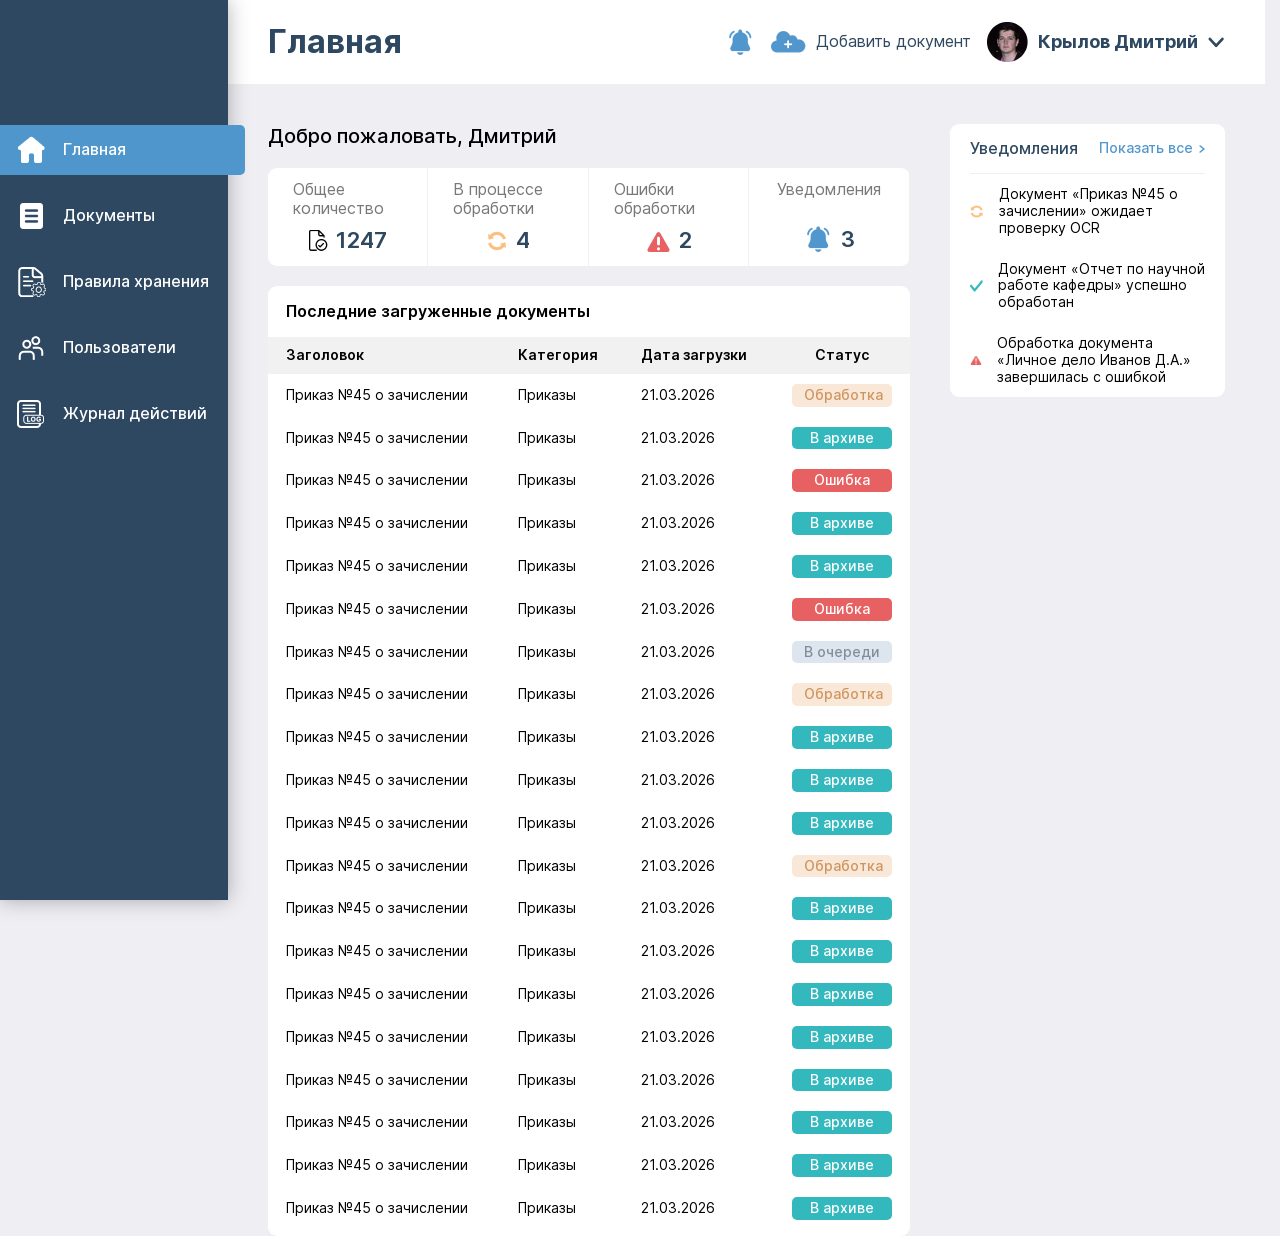
<file: pages/index.html>
<!DOCTYPE html>
<html lang="ru">

<head>
    <meta charset="UTF-8">
    <meta name="viewport" content="width=device-width, initial-scale=1.0">
    <title>Архив вуза</title>
    <link rel="stylesheet" href="../css/main.css">
</head>

<body>
    <header>
        <nav class="sidebar__nav" aria-label="Боковая навигация">
            <ul class="sidebar__list">
                <li class="sidebar__item">
                    <a href="index.html" class="sidebar__link sidebar__link--active">
                        <span class="sidebar__icon" aria-hidden="true">
                            <img src="../assets/icons/home.png" alt="">
                        </span>
                        <span class="sidebar__text">Главная</span>
                    </a>
                </li>
                <li class="sidebar__item">
                    <a href="documents.html" class="sidebar__link">
                        <span class="sidebar__icon" aria-hidden="true">
                            <img src="../assets/icons/docs.png" alt="">
                        </span>
                        <span class="sidebar__text">Документы</span>
                    </a>
                </li>
                <li class="sidebar__item">
                    <a href="#" class="sidebar__link">
                        <span class="sidebar__icon" aria-hidden="true">
                            <img src="../assets/icons/rules.png" alt="">
                        </span>
                        <span class="sidebar__text">Правила хранения</span>
                    </a>
                </li>
                <li class="sidebar__item">
                    <a href="#" class="sidebar__link">
                        <span class="sidebar__icon" aria-hidden="true">
                            <img src="../assets/icons/users.png" alt="">
                        </span>
                        <span class="sidebar__text">Пользователи</span>
                    </a>
                </li>
                <li class="sidebar__item">
                    <a href="#" class="sidebar__link">
                        <span class="sidebar__icon" aria-hidden="true">
                            <img src="../assets/icons/log.png" alt="">
                        </span>
                        <span class="sidebar__text">Журнал действий</span>
                    </a>
                </li>
            </ul>
        </nav>
    </header>
    <main class="main-container">
        <nav class="topbar__nav">
            <h1 class="topbar__title">Главная</h1>

            <div class="topbar__right">
                <a href="#" class="topbar__icon-button" aria-label="Уведомления">
                    <img src="../assets/icons/bell.png" alt="">
                </a>

                <a href="#" class="topbar__action">
                    <span class="topbar__action-icon">
                        <img src="../assets/icons/add.png" alt="">
                    </span>
                    <span class="topbar__action-text">Добавить документ</span>
                </a>

                <div class="topbar__profile">
                    <button class="topbar__profile-button" type="button">
                        <span class="topbar__avatar">
                            <img src="../assets/images/avatar.jpg" alt="Профиль">
                        </span>
                        <span class="topbar__username">Крылов Дмитрий</span>
                        <span class="topbar__arrow">
                            <img src="../assets/icons/arrow-down.png" alt="">
                        </span>
                    </button>
                </div>
            </div>
        </nav>
        <div class="main-content">
            <div class="main-content__left">
                <h2 class="welcome">Добро пожаловать, Дмитрий</h2>
                <section class="summary">
                    <ul class="summary__list">
                        <li class="summary__item">
                            <p class="summary__title">Общее количество</p>
                            <div class="summary__value-container">
                                <span class="summary__icon">
                                    <img src="../assets/icons/loading-docs.png">
                                </span>
                                <span class="summary__value">1247</span>
                            </div>
                        </li>
                        <li class="summary__item">
                            <p class="summary__title">В процессе обработки</p>
                            <div class="summary__value-container">
                                <span class="summary__icon">
                                    <img src="../assets/icons/loading-arrow.png">
                                </span>
                                <span class="summary__value">4</span>
                            </div>
                        </li>
                        <li class="summary__item">
                            <p class="summary__title">Ошибки обработки</p>
                            <div class="summary__value-container">
                                <span class="summary__icon">
                                    <img src="../assets/icons/error.png">
                                </span>
                                <span class="summary__value">2</span>
                            </div>
                        </li>
                        <li class="summary__item">
                            <p class="summary__title">Уведомления</p>
                            <div class="summary__value-container">
                                <span class="summary__icon">
                                    <img src="../assets/icons/bell.png">
                                </span>
                                <span class="summary__value">3</span>
                            </div>
                        </li>
                    </ul>
                </section>
                <section class="documents">
                    <h2 class="documents__title">Последние загруженные документы</h2>
                    <table class="documents__table">
                        <thead class="table__head">
                            <tr class="table__row">
                                <th scope="col" class="table__cell--header">Заголовок</th>
                                <th scope="col" class="table__cell--header">Категория</th>
                                <th scope="col" class="table__cell--header">Дата загрузки</th>
                                <th scope="col" class="table__cell--header table__status">Статус</th>
                            </tr>
                        </thead>
                        <tbody class="table__body">
                            <tr class="table__row">
                                <td class="table__cell">Приказ №45 о зачислении</td>
                                <td class="table__cell">Приказы</td>
                                <td class="table__cell">21.03.2026</td>
                                <td class="table__cell table__status"><span
                                        class="status status--processing">Обработка</span></td>
                            </tr>
                            <tr class="table__row">
                                <td class="table__cell">Приказ №45 о зачислении</td>
                                <td class="table__cell">Приказы</td>
                                <td class="table__cell">21.03.2026</td>
                                <td class="table__cell table__status"><span class="status status--archive">В
                                        архиве</span></td>
                            </tr>
                            <tr class="table__row">
                                <td class="table__cell">Приказ №45 о зачислении</td>
                                <td class="table__cell">Приказы</td>
                                <td class="table__cell">21.03.2026</td>
                                <td class="table__cell table__status"><span class="status status--error">Ошибка</span>
                                </td>
                            </tr>
                            <tr class="table__row">
                                <td class="table__cell">Приказ №45 о зачислении</td>
                                <td class="table__cell">Приказы</td>
                                <td class="table__cell">21.03.2026</td>
                                <td class="table__cell table__status"><span class="status status--archive">В
                                        архиве</span></td>
                            </tr>
                            <tr class="table__row">
                                <td class="table__cell">Приказ №45 о зачислении</td>
                                <td class="table__cell">Приказы</td>
                                <td class="table__cell">21.03.2026</td>
                                <td class="table__cell table__status"><span class="status status--archive">В
                                        архиве</span></td>
                            </tr>
                            <tr class="table__row">
                                <td class="table__cell">Приказ №45 о зачислении</td>
                                <td class="table__cell">Приказы</td>
                                <td class="table__cell">21.03.2026</td>
                                <td class="table__cell table__status"><span class="status status--error">Ошибка</span>
                                </td>
                            </tr>
                            <tr class="table__row">
                                <td class="table__cell">Приказ №45 о зачислении</td>
                                <td class="table__cell">Приказы</td>
                                <td class="table__cell">21.03.2026</td>
                                <td class="table__cell table__status"><span class="status status--queue">В
                                        очереди</span></td>
                            </tr>
                            <tr class="table__row">
                                <td class="table__cell">Приказ №45 о зачислении</td>
                                <td class="table__cell">Приказы</td>
                                <td class="table__cell">21.03.2026</td>
                                <td class="table__cell table__status"><span
                                        class="status status--processing">Обработка</span></td>
                            </tr>
                            <tr class="table__row">
                                <td class="table__cell">Приказ №45 о зачислении</td>
                                <td class="table__cell">Приказы</td>
                                <td class="table__cell">21.03.2026</td>
                                <td class="table__cell table__status"><span class="status status--archive">В
                                        архиве</span></td>
                            </tr>
                            <tr class="table__row">
                                <td class="table__cell">Приказ №45 о зачислении</td>
                                <td class="table__cell">Приказы</td>
                                <td class="table__cell">21.03.2026</td>
                                <td class="table__cell table__status"><span class="status status--archive">В
                                        архиве</span></td>
                            </tr>
                            <tr class="table__row">
                                <td class="table__cell">Приказ №45 о зачислении</td>
                                <td class="table__cell">Приказы</td>
                                <td class="table__cell">21.03.2026</td>
                                <td class="table__cell table__status"><span class="status status--archive">В
                                        архиве</span></td>
                            </tr>
                            <tr class="table__row">
                                <td class="table__cell">Приказ №45 о зачислении</td>
                                <td class="table__cell">Приказы</td>
                                <td class="table__cell">21.03.2026</td>
                                <td class="table__cell table__status"><span
                                        class="status status--processing">Обработка</span></td>
                            </tr>
                            <tr class="table__row">
                                <td class="table__cell">Приказ №45 о зачислении</td>
                                <td class="table__cell">Приказы</td>
                                <td class="table__cell">21.03.2026</td>
                                <td class="table__cell table__status"><span class="status status--archive">В
                                        архиве</span></td>
                            </tr>
                            <tr class="table__row">
                                <td class="table__cell">Приказ №45 о зачислении</td>
                                <td class="table__cell">Приказы</td>
                                <td class="table__cell">21.03.2026</td>
                                <td class="table__cell table__status"><span class="status status--archive">В
                                        архиве</span></td>
                            </tr>
                            <tr class="table__row">
                                <td class="table__cell">Приказ №45 о зачислении</td>
                                <td class="table__cell">Приказы</td>
                                <td class="table__cell">21.03.2026</td>
                                <td class="table__cell table__status"><span class="status status--archive">В
                                        архиве</span></td>
                            </tr>
                            <tr class="table__row">
                                <td class="table__cell">Приказ №45 о зачислении</td>
                                <td class="table__cell">Приказы</td>
                                <td class="table__cell">21.03.2026</td>
                                <td class="table__cell table__status"><span class="status status--archive">В
                                        архиве</span></td>
                            </tr>
                            <tr class="table__row">
                                <td class="table__cell">Приказ №45 о зачислении</td>
                                <td class="table__cell">Приказы</td>
                                <td class="table__cell">21.03.2026</td>
                                <td class="table__cell table__status"><span class="status status--archive">В
                                        архиве</span></td>
                            </tr>
                            <tr class="table__row">
                                <td class="table__cell">Приказ №45 о зачислении</td>
                                <td class="table__cell">Приказы</td>
                                <td class="table__cell">21.03.2026</td>
                                <td class="table__cell table__status"><span class="status status--archive">В
                                        архиве</span></td>
                            </tr>
                            <tr class="table__row">
                                <td class="table__cell">Приказ №45 о зачислении</td>
                                <td class="table__cell">Приказы</td>
                                <td class="table__cell">21.03.2026</td>
                                <td class="table__cell table__status"><span class="status status--archive">В
                                        архиве</span></td>
                            </tr>
                            <tr class="table__row">
                                <td class="table__cell">Приказ №45 о зачислении</td>
                                <td class="table__cell">Приказы</td>
                                <td class="table__cell">21.03.2026</td>
                                <td class="table__cell table__status"><span class="status status--archive">В
                                        архиве</span></td>
                            </tr>
                        </tbody>
                    </table>
                </section>
            </div>
            <div class="main-content__right">
                <section class="notifications">
                    <div class="notifications__head">
                        <h2 class="notifications__title">Уведомления</h2>
                        <div class="notifications__detail-container">
                            <span class="notificationss__detail">Показать все</span>
                            <span class="notifications__arrow">
                                <img src="../assets/icons/arrow-right.png" alt="">
                            </span>
                        </div>
                    </div>
                    <ul class="notifications__list">
                        <li class="notifications__item notifications__item--processing">
                            <span class="notifications__icon">
                                <img src="../assets/icons/loading-arrow.png" alt="">
                            </span>
                            <p class="notifications__text">
                                Документ «Приказ №45 о зачислении» ожидает проверку OCR
                            </p>
                        </li>

                        <li class="notifications__item notifications__item--success">
                            <span class="notifications__icon">
                                <img src="../assets/icons/check.png" alt="">
                            </span>
                            <p class="notifications__text">
                                Документ «Отчет по научной работе кафедры» успешно обработан
                            </p>
                        </li>

                        <li class="notifications__item notifications__item--error">
                            <span class="notifications__icon">
                                <img src="../assets/icons/error.png" alt="">
                            </span>
                            <p class="notifications__text">
                                Обработка документа «Личное дело Иванов Д.А.» завершилась с ошибкой
                            </p>
                        </li>
                    </ul>
                </section>
                <!-- <section class="statistics">
                    <div class="statistics__header">
                        <h2 class="statistics__title">Статистика обработки документов</h2>

                        <button class="statistics__period" type="button">
                            <span class="statistics__period-text">За 30 дней</span>
                            <span class="statistics__period-icon" aria-hidden="true">
                                <img src="../assets/icons/arrow-down-grey.png" alt="">
                            </span>
                        </button>

                    </div>
                    <div class="statistics__content">
                        <div class="statistics__top">
                            <ul class="statistics__legend">
                                <li class="statistics__legend-item">
                                    <span class="statistics__legend-marker statistics__legend-marker--archive"></span>
                                    <span class="statistics__legend-text">Архивировано</span>
                                </li>
                                <li class="statistics__legend-item">
                                    <span
                                        class="statistics__legend-marker statistics__legend-marker--processing"></span>
                                    <span class="statistics__legend-text">В обработке</span>
                                </li>
                                <li class="statistics__legend-item">
                                    <span class="statistics__legend-marker statistics__legend-marker--queue"></span>
                                    <span class="statistics__legend-text">В очереди</span>
                                </li>
                                <li class="statistics__legend-item">
                                    <span class="statistics__legend-marker statistics__legend-marker--error"></span>
                                    <span class="statistics__legend-text">Ошибки</span>
                                </li>
                            </ul>

                            <div class="statistics__donut-chart">
                                <canvas id="donutChart"></canvas>
                            </div>
                        </div>

                        <div class="statistics__chart">
                            <canvas id="barChart"></canvas>
                        </div>
                    </div>
                </section> -->
            </div>
        </div>
    </main>
    <footer>

    </footer>
</body>

</html>
</file>
<file: css/main.css>
@import url(fonts.css);
@import url(main-container.css);
@import url(sidebar.css);
@import url(topbar.css);
@import url(table.css);


*,
::before,
::after {
    box-sizing: border-box;
}

:where(ul, ol):where([class]) {
    padding-left: 0;
}

body,
:where(blockquote, figure, fieldset):where([class]) {
    margin: 0;
}

:where(h1,
    h2,
    h3,
    h4,
    h5,
    h6,
    p,
    ul,
    ol,
    dl):where([class]) {
    margin-block: 0;
}

:where(dd[class]) {
    margin-left: 0;
}

:where(fieldset[class]) {
    padding: 0;
    border: none;
}

:where(ul[class]) {
    list-style: none;
}


:where(address[class]) {
    font-style: normal;
}

p {
    --paragraphMarginBottom: 24px;
    margin-block: 0;
}

p:where(:not([class]):not(:last-child)) {
    margin-bottom: var(--paragraphMarginBottom);
}

p:where(:not([class]):not(:last-child)) {
    margin-bottom: var(--paragraphMarginBottom);
}

img,
video {
    display: block;
    max-width: 100%;
    height: auto;
}

input,
textarea,
select,
button {
    font: inherit;
}

html {
    height: 100%;
    scrollbar-gutter: stable;
    scroll-behavior: smooth;
}



body {
    min-height: 100%;
    line-height: 1.2;
}

button,
label {
    cursor: pointer;
}

button {
    -webkit-tap-highlight-color: transparent;
}

:where(table) {
    border-collapse: collapse;
    border-color: currentColor;
}

:root {
    --color-bg: #EFEEF3;
    --color-bg-second: #FFFFFF;
    --color-text: #000000;
    --color-nav-text: #FFFFFF;
    --color-accent: #2E4861;

    --font-family: 'Inter', sans-serif;
    --font-size: 1rem;
}

body {
    background-color: var(--color-bg);
    font-family: 'Inter';

}

.welcome {
    font-size: 20px;
    font-weight: 500;
    margin-bottom: 20px;
}

.summary {
    background-color: var(--color-bg-second);
    width: 100%;
    border-radius: 9px;
    margin-bottom: 20px;
}

.summary__list {
    display: flex;
    flex-direction: row;
}

.summary__item {
    width: 25%;
    display: flex;
    flex-direction: column;
    align-items: center;
    justify-content: space-between;
    border-right: 1px solid #EFEFF1;
    padding: 12px 25px;
}

.summary__title {
    color: #797878;
    font-size: 16px;
    margin-bottom: 9px;
}

.summary__value-container {
    display: flex;
    gap: 8px;
    align-items: center;
}

.summary__value {
    color: var(--color-accent);
    font-size: 22px;
    font-weight: 600;
}

.notifications {
    background-color: var(--color-bg-second);
    border-radius: 9px;
    padding-inline: 20px;
}

.notifications__head {
    display: flex;
    align-items: center;
    justify-content: space-between;
    padding-block: 15px;
    border-bottom: 1px solid #EFEFF1;
    gap: 20px;
}

.notifications__title {
    color: var(--color-accent);
    font-size: 16px;
    font-weight: 500;
}

.notifications__detail-container {
    display: flex;
    align-items: center;
    gap: 6px;
}

.notificationss__detail {
    color: #5197CD;
    font-size: 14px;
    font-weight: 500;
}

.notifications__item {
    display: flex;
    align-items: center;
    gap: 15px;
    font-size: 14px;
    padding-block: 12px;
}

.notifications__icon {
    width: 30px;
    display: flex;
    align-items: center;
}
</file>
